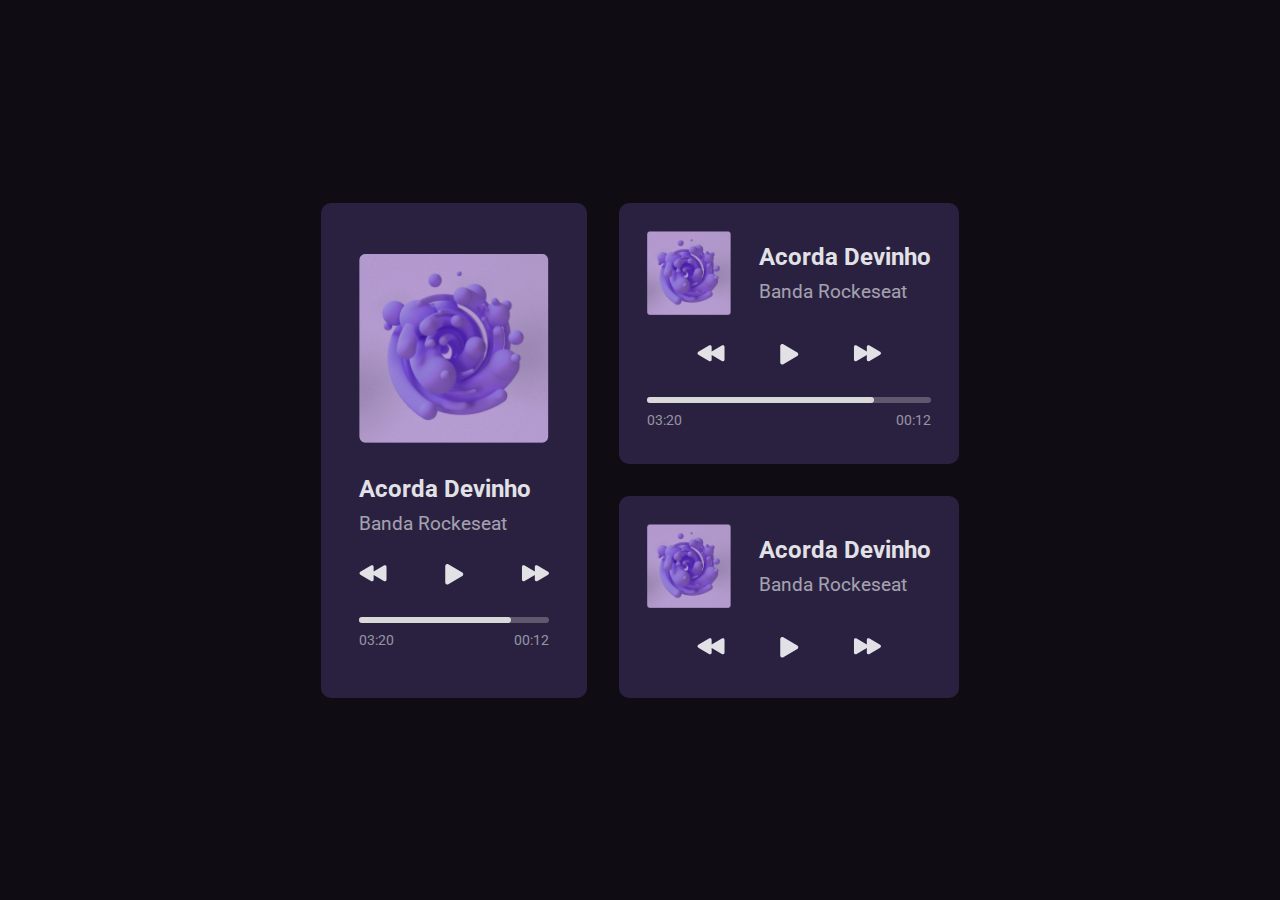
<file: desafio01-player-music/index.html>
<!DOCTYPE html>
<html lang="pt-br">
<head>
    <meta charset="UTF-8">
    <meta http-equiv="X-UA-Compatible" content="IE=edge">
    <meta name="viewport" content="width=device-width, initial-scale=1.0">
    <link rel="preconnect" href="https://fonts.googleapis.com">
    <link rel="preconnect" href="https://fonts.gstatic.com" crossorigin>
    <link href="https://fonts.googleapis.com/css2?family=Roboto:wght@400;700&display=swap" rel="stylesheet">
    <link rel="stylesheet" href="style.css">
    <title>Music Player</title>
</head>
<body>
    <div id="container">
        <div id="player-1" class="player">
            <div class="wrapper">
                <img src="./assets/capa.png" alt="Capa da Música">
                
                <div class="info">
                    <h1>Acorda Devinho</h1>
                    <p>Banda Rockeseat</p>
                </div>

                <div class="controls">
                    <div class="prev">
                        <object data="./assets/prev-player.svg"></object>
                    </div>
                    <div class="play">
                        <object data="./assets/play-pause.svg"></object>
                    </div>
                    <div class="next">
                        <object data="./assets/next-player.svg"></object>
                    </div>
                </div>

                <div class="track-time">
                    <div class="track"></div>
                    <div class="time">
                        <div class="total-time">03:20</div>
                        <div class="last-time">00:12</div>
                    </div>
                </div>

            </div>
        </div>
        <div id="player-2" class="player horizontal">
            <div class="wrapper">

                <div class="info-wrapper">
                    <img src="./assets/capa.png" alt="Capa da Música">
                
                    <div class="info">
                        <h1>Acorda Devinho</h1>
                        <p>Banda Rockeseat</p>
                    </div>
                </div>

                <div class="controls">
                    <div class="prev">
                        <object data="./assets/prev-player.svg"></object>
                    </div>
                    <div class="play">
                        <object data="./assets/play-pause.svg"></object>
                    </div>
                    <div class="next">
                        <object data="./assets/next-player.svg"></object>
                    </div>
                </div>

                <div class="track-time">
                    <div class="track"></div>
                    <div class="time">
                        <div class="total-time">03:20</div>
                        <div class="last-time">00:12</div>
                    </div>
                </div>
            </div>
        </div>
        <div id="player-3" class="player horizontal">
            <div class="wrapper">
                <div class="info-wrapper">
                    <img src="./assets/capa.png" alt="Capa da Música">
                
                    <div class="info">
                        <h1>Acorda Devinho</h1>
                        <p>Banda Rockeseat</p>
                    </div>
                </div>

                <div class="controls">
                    <div class="prev">
                        <object data="./assets/prev-player.svg"></object>
                    </div>
                    <div class="play">
                        <object data="./assets/play-pause.svg"></object>
                    </div>
                    <div class="next">
                        <object data="./assets/next-player.svg"></object>
                    </div>
                </div>
            </div>
        </div>
    </div>
</body>
</html>
</file>
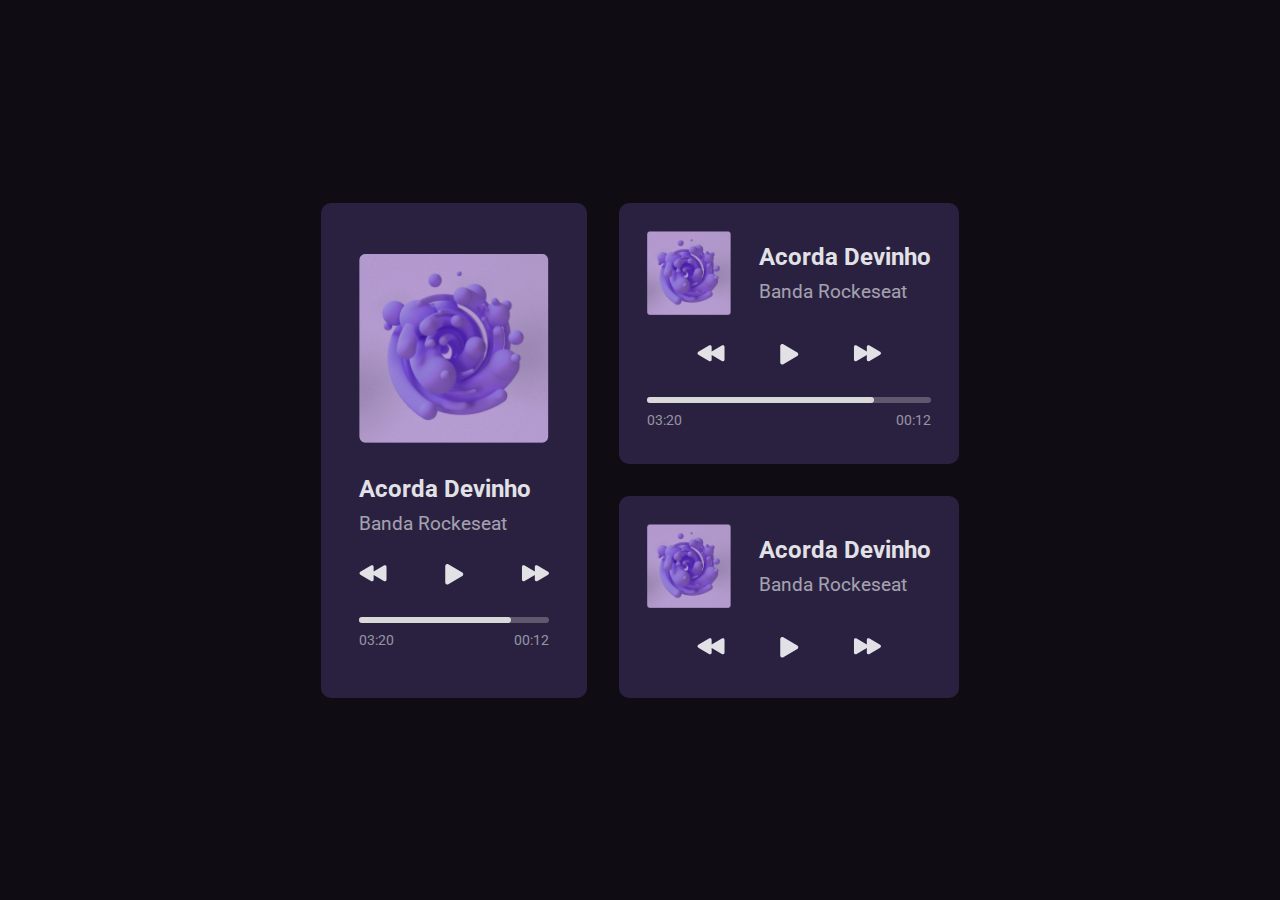
<file: desafio01-player-musica/index.html>
<!DOCTYPE html>
<html lang="pt-br">
<head>
    <meta charset="UTF-8">
    <meta http-equiv="X-UA-Compatible" content="IE=edge">
    <meta name="viewport" content="width=device-width, initial-scale=1.0">
    <link rel="preconnect" href="https://fonts.googleapis.com">
    <link rel="preconnect" href="https://fonts.gstatic.com" crossorigin>
    <link href="https://fonts.googleapis.com/css2?family=Roboto:wght@400;700&display=swap" rel="stylesheet">
    <link rel="stylesheet" href="style.css">
    <title>Player de Música</title>
</head>
<body>
    <div id="container">
        <div id="player-1" class="player">
            <div class="wrapper">
                <img src="./assets/capa.png" alt="Capa da Música">
                
                <div class="info">
                    <h1>Acorda Devinho</h1>
                    <p>Banda Rockeseat</p>
                </div>

                <div class="controls">
                    <div class="prev">
                        <object data="./assets/prev-player.svg"></object>
                    </div>
                    <div class="play">
                        <object data="./assets/play-pause.svg"></object>
                    </div>
                    <div class="next">
                        <object data="./assets/next-player.svg"></object>
                    </div>
                </div>

                <div class="track-time">
                    <div class="track"></div>
                    <div class="time">
                        <div class="total-time">03:20</div>
                        <div class="last-time">00:12</div>
                    </div>
                </div>

            </div>
        </div>
        <div id="player-2" class="player horizontal">
            <div class="wrapper">

                <div class="info-wrapper">
                    <img src="./assets/capa.png" alt="Capa da Música">
                
                    <div class="info">
                        <h1>Acorda Devinho</h1>
                        <p>Banda Rockeseat</p>
                    </div>
                </div>

                <div class="controls">
                    <div class="prev">
                        <object data="./assets/prev-player.svg"></object>
                    </div>
                    <div class="play">
                        <object data="./assets/play-pause.svg"></object>
                    </div>
                    <div class="next">
                        <object data="./assets/next-player.svg"></object>
                    </div>
                </div>

                <div class="track-time">
                    <div class="track"></div>
                    <div class="time">
                        <div class="total-time">03:20</div>
                        <div class="last-time">00:12</div>
                    </div>
                </div>
            </div>
        </div>
        <div id="player-3" class="player horizontal">
            <div class="wrapper">
                <div class="info-wrapper">
                    <img src="./assets/capa.png" alt="Capa da Música">
                
                    <div class="info">
                        <h1>Acorda Devinho</h1>
                        <p>Banda Rockeseat</p>
                    </div>
                </div>

                <div class="controls">
                    <div class="prev">
                        <object data="./assets/prev-player.svg"></object>
                    </div>
                    <div class="play">
                        <object data="./assets/play-pause.svg"></object>
                    </div>
                    <div class="next">
                        <object data="./assets/next-player.svg"></object>
                    </div>
                </div>
            </div>
        </div>
    </div>
</body>
</html>
</file>
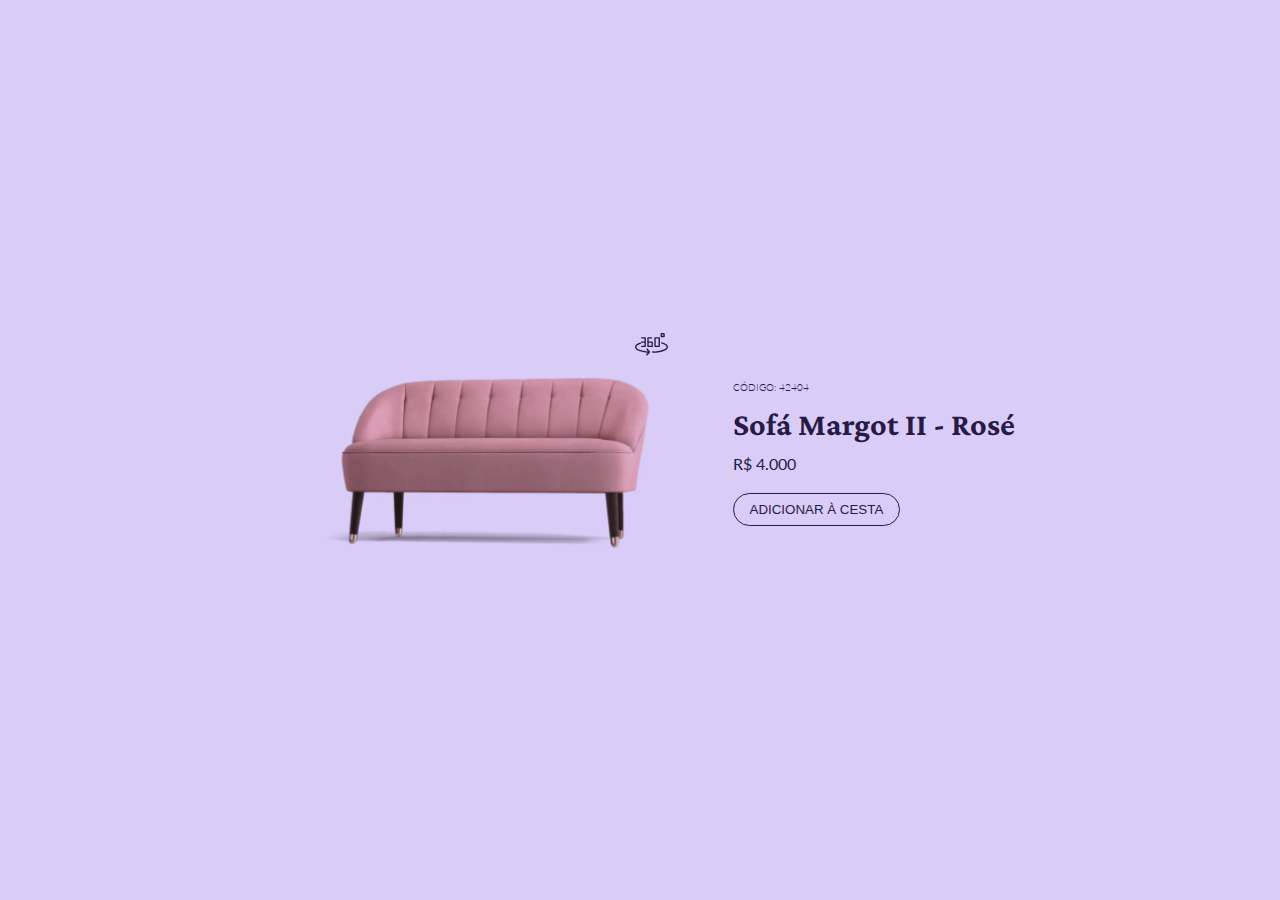
<file: desafio02-card-de-produto/index.html>
<!DOCTYPE html>
<html lang="pt-br">
<head>
    <meta charset="UTF-8">
    <meta http-equiv="X-UA-Compatible" content="IE=edge">
    <meta name="viewport" content="width=device-width, initial-scale=1.0">

    <link rel="preconnect" href="https://fonts.googleapis.com">
    <link rel="preconnect" href="https://fonts.gstatic.com" crossorigin>
    <link href="https://fonts.googleapis.com/css2?family=Crimson+Pro:wght@600&family=Lato:wght@300;400&display=swap" rel="stylesheet">

    <link rel="stylesheet" href="style.css">
    <title>Card de Produto</title>
</head>
<body>
    <main id="container">

        <div id="product" class="hide-360">
            <a href="#" onclick="show360()">
                <img src="./assets/icon-360.svg" alt="360" id="icon">
            </a>
            <img src="./assets/sofa.png" alt="Sofá Margot II - Rosé" id="image-product">
        </div>

        <div id="description">
            <p><span>CÓDIGO: 42404</span></p>
            <h1>Sofá Margot II - Rosé</h1>
            <p>R$ 4.000</p>
            <button>ADICIONAR À CESTA</button>
        </div>

    </main>

    <script src="./script.js"></script>
</body>
</html>
</file>
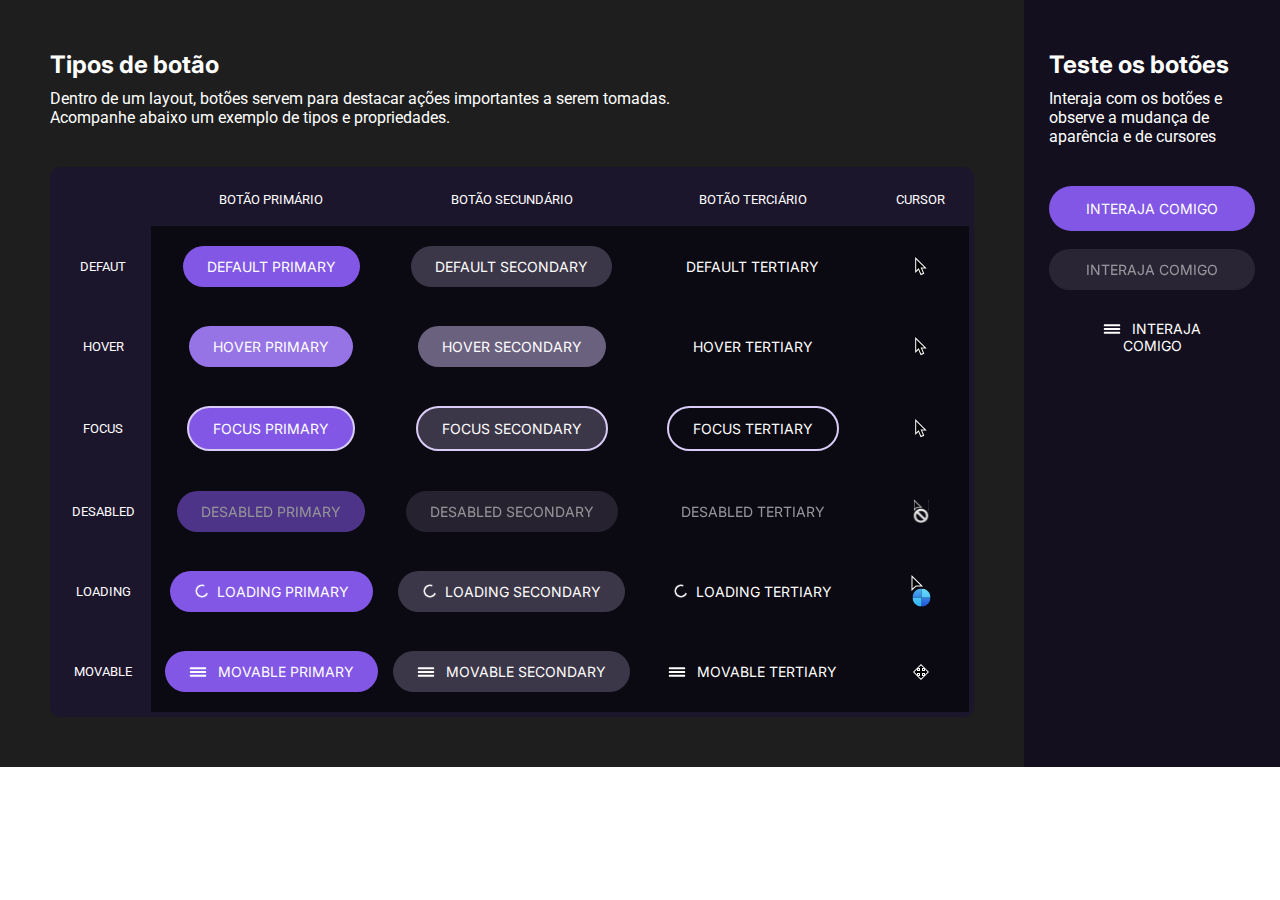
<file: desafio03-botoes-e-cursores/index.html>
<!DOCTYPE html>
<html lang="pt-br">
<head>
    <meta charset="UTF-8">
    <meta http-equiv="X-UA-Compatible" content="IE=edge">
    <meta name="viewport" content="width=device-width, initial-scale=1.0">

    <link rel="preconnect" href="https://fonts.googleapis.com">
    <link rel="preconnect" href="https://fonts.gstatic.com" crossorigin>
    <link href="https://fonts.googleapis.com/css2?family=Inter:wght@500;700&family=Roboto&display=swap" rel="stylesheet">

    <link rel="stylesheet" href="style.css">
    <title>Tipos de Botão</title>
</head>
<body>
    <div class="container">

        <div class="main">
            <div class="description">
                <h2>Tipos de botão</h2>
                <p>Dentro de um layout, botões servem para destacar ações importantes a serem tomadas.</p>
                <p>Acompanhe abaixo um exemplo de tipos e propriedades.</p>
            </div>
            <div class="grid-buttons">

                <div class="box"></div>
                <div class="box">BOTÃO PRIMÁRIO</div>
                <div class="box">BOTÃO SECUNDÁRIO</div>
                <div class="box">BOTÃO TERCIÁRIO</div>
                <div class="box">CURSOR</div>

                <div class="box">DEFAUT</div>
                <div class="box box-dark">
                    <button class="button default-primary">DEFAULT PRIMARY</button>
                </div>
                <div class="box box-dark">
                    <button class="button default-secondary">DEFAULT SECONDARY</button>
                </div>
                <div class="box box-dark">
                    <button class="button default-tertiary">DEFAULT TERTIARY</button>
                </div>
                <div class="box box-dark">
                    <img src="./assets/cursor-default.svg" alt="Cursor Default">
                </div>

                <div class="box">HOVER</div>
                <div class="box box-dark">
                    <button class="button hover-primary">HOVER PRIMARY</button>
                </div>
                <div class="box box-dark">
                    <button class="button hover-secondary">HOVER SECONDARY</button>
                </div>
                <div class="box box-dark">
                    <button class="button hover-tertiary">HOVER TERTIARY</button>
                </div>
                <div class="box box-dark">
                    <img src="./assets/cursor-default.svg" alt="Cursor Hover">
                </div>

                <div class="box">FOCUS</div>
                <div class="box box-dark">
                    <button class="button focus-primary">FOCUS PRIMARY</button>
                </div>
                <div class="box box-dark">
                    <button class="button focus-secondary">FOCUS SECONDARY</button>
                </div>
                <div class="box box-dark">
                    <button class="button focus-tertiary">FOCUS TERTIARY</button>
                </div>
                <div class="box box-dark">
                    <img src="./assets/cursor-default.svg" alt="Cursor Focus">
                </div>

                <div class="box">DESABLED</div>
                <div class="box box-dark">
                    <button class="button desabled-primary desabled">DESABLED PRIMARY</button>
                </div>
                <div class="box box-dark">
                    <button class="button desabled-secondary desabled">DESABLED SECONDARY</button>
                </div>
                <div class="box box-dark">
                    <button class="button desabled-tertiary desabled">DESABLED TERTIARY</button>
                </div>
                <div class="box box-dark">
                    <img src="./assets/cursor-not-allowed.svg" alt="Cursor Desabled">
                </div>

                <div class="box">LOADING</div>
                <div class="box box-dark">
                    <button class="button loading-primary loading">
                        <img src="./assets/loading.svg" alt="Loading">
                        LOADING PRIMARY
                    </button>
                </div>
                <div class="box box-dark">
                    <button class="button loading-secondary loading">
                        <img src="./assets/loading.svg" alt="Loading">
                        LOADING SECONDARY
                    </button>
                </div>
                <div class="box box-dark">
                    <button class="button loading-tertiary loading">
                        <img src="./assets/loading.svg" alt="Loading">
                        LOADING TERTIARY
                    </button>
                </div>
                <div class="box box-dark">
                    <img src="./assets/cursor-busy-but-clickable.svg" alt="Cursor Loading">
                </div>

                <div class="box">MOVABLE</div>
                <div class="box box-dark">
                    <button class="button movable-primary movable">
                        <img src="./assets/reorder-three.svg" alt="Reorder Three">
                        MOVABLE PRIMARY
                    </button>
                </div>
                <div class="box box-dark">
                    <button class="button movable-secondary movable">
                        <img src="./assets/reorder-three.svg" alt="Reorder Three">
                        MOVABLE SECONDARY
                    </button>
                </div>
                <div class="box box-dark">
                    <button class="button movable-tertiary movable">
                        <img src="./assets/reorder-three.svg" alt="Reorder Three">
                        MOVABLE TERTIARY
                    </button>
                </div>
                <div class="box box-dark">
                    <img src="./assets/cursor-move.svg" alt="Cursor Movable">
                </div>

            </div>
        </div>

        <div class="test-buttons">
            <div class="description">
                <h2>Teste os botões</h2>
                <p>Interaja com os botões e observe a mudança de aparência e de cursores</p>
            </div>
            <div class="list-buttons">
                <button class="button default-primary">INTERAJA COMIGO</button>
                <button class="button desabled-secondary desabled">INTERAJA COMIGO</button>
                <button class="button movable-tertiary movable">
                    <img src="./assets/reorder-three.svg" alt="Reorder Three">
                    INTERAJA COMIGO
                </button>
            </div>
        </div>

    </div>
</body>
</html>
</file>
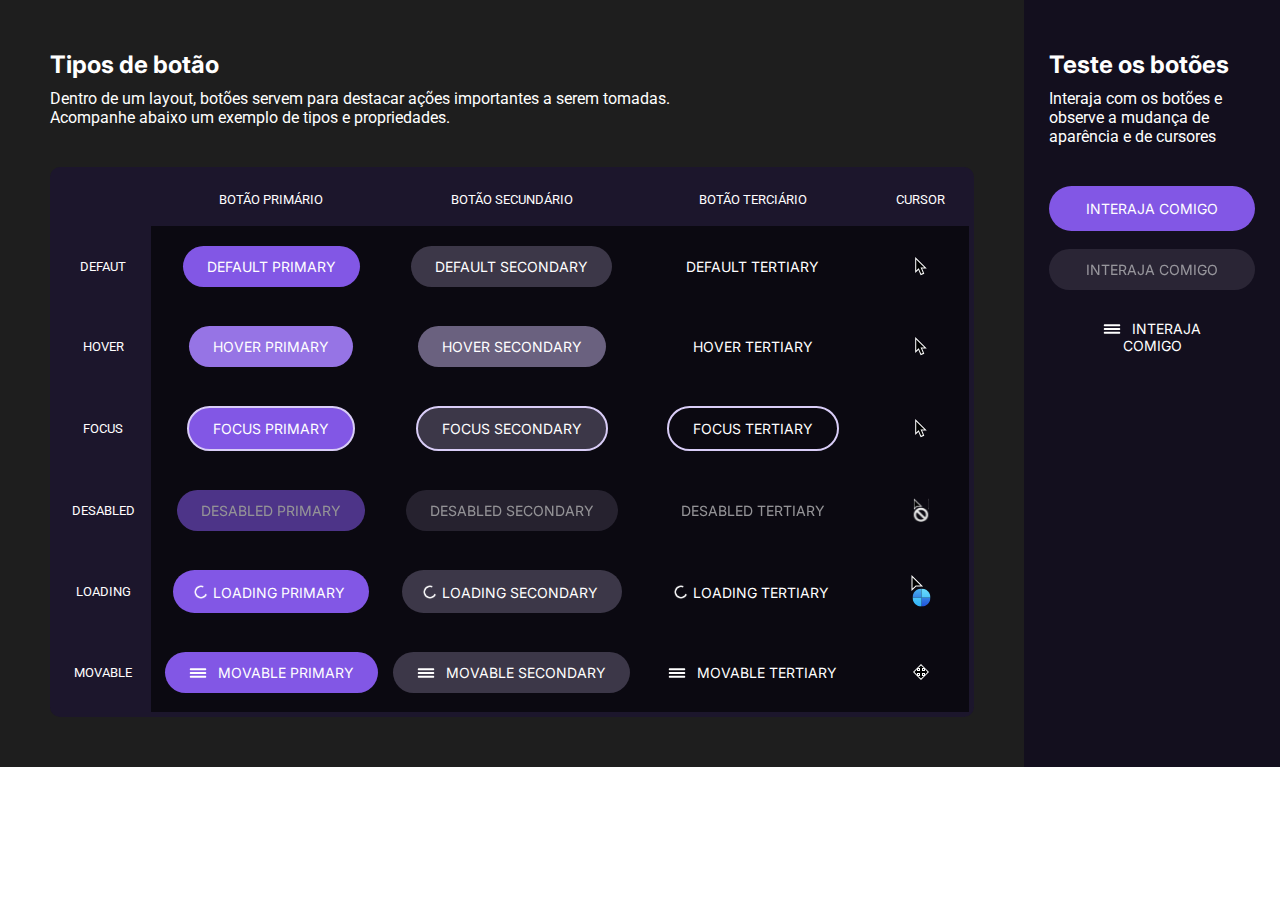
<file: desafio03-tipos-de-botao/index.html>
<!DOCTYPE html>
<html lang="pt-br">
<head>
    <meta charset="UTF-8">
    <meta http-equiv="X-UA-Compatible" content="IE=edge">
    <meta name="viewport" content="width=device-width, initial-scale=1.0">

    <link rel="preconnect" href="https://fonts.googleapis.com">
    <link rel="preconnect" href="https://fonts.gstatic.com" crossorigin>
    <link href="https://fonts.googleapis.com/css2?family=Inter:wght@500;700&family=Roboto&display=swap" rel="stylesheet">

    <link rel="stylesheet" href="style.css">
    <title>Tipos de Botão</title>
</head>
<body>
    <div class="container">

        <div class="main">
            <div class="description">
                <h2>Tipos de botão</h2>
                <p>Dentro de um layout, botões servem para destacar ações importantes a serem tomadas.</p>
                <p>Acompanhe abaixo um exemplo de tipos e propriedades.</p>
            </div>
            <div class="grid-buttons">

                <div class="box"></div>
                <div class="box">BOTÃO PRIMÁRIO</div>
                <div class="box">BOTÃO SECUNDÁRIO</div>
                <div class="box">BOTÃO TERCIÁRIO</div>
                <div class="box">CURSOR</div>

                <div class="box">DEFAUT</div>
                <div class="box box-dark">
                    <button class="button default-primary">DEFAULT PRIMARY</button>
                </div>
                <div class="box box-dark">
                    <button class="button default-secondary">DEFAULT SECONDARY</button>
                </div>
                <div class="box box-dark">
                    <button class="button default-tertiary">DEFAULT TERTIARY</button>
                </div>
                <div class="box box-dark">
                    <img src="./assets/cursor-default.svg" alt="Cursor Default">
                </div>

                <div class="box">HOVER</div>
                <div class="box box-dark">
                    <button class="button hover-primary">HOVER PRIMARY</button>
                </div>
                <div class="box box-dark">
                    <button class="button hover-secondary">HOVER SECONDARY</button>
                </div>
                <div class="box box-dark">
                    <button class="button hover-tertiary">HOVER TERTIARY</button>
                </div>
                <div class="box box-dark">
                    <img src="./assets/cursor-default.svg" alt="Cursor Hover">
                </div>

                <div class="box">FOCUS</div>
                <div class="box box-dark">
                    <button class="button focus-primary">FOCUS PRIMARY</button>
                </div>
                <div class="box box-dark">
                    <button class="button focus-secondary">FOCUS SECONDARY</button>
                </div>
                <div class="box box-dark">
                    <button class="button focus-tertiary">FOCUS TERTIARY</button>
                </div>
                <div class="box box-dark">
                    <img src="./assets/cursor-default.svg" alt="Cursor Focus">
                </div>

                <div class="box">DESABLED</div>
                <div class="box box-dark">
                    <button class="button desabled-primary desabled">DESABLED PRIMARY</button>
                </div>
                <div class="box box-dark">
                    <button class="button desabled-secondary desabled">DESABLED SECONDARY</button>
                </div>
                <div class="box box-dark">
                    <button class="button desabled-tertiary desabled">DESABLED TERTIARY</button>
                </div>
                <div class="box box-dark">
                    <img src="./assets/cursor-not-allowed.svg" alt="Cursor Desabled">
                </div>

                <div class="box">LOADING</div>
                <div class="box box-dark">
                    <button class="button loading-primary loading">LOADING PRIMARY</button>
                </div>
                <div class="box box-dark">
                    <button class="button loading-secondary loading">LOADING SECONDARY</button>
                </div>
                <div class="box box-dark">
                    <button class="button loading-tertiary loading">LOADING TERTIARY</button>
                </div>
                <div class="box box-dark">
                    <img src="./assets/cursor-busy-but-clickable.svg" alt="Cursor Loading">
                </div>

                <div class="box">MOVABLE</div>
                <div class="box box-dark">
                    <button class="button movable-primary movable">
                        <img src="./assets/reorder-three.svg" alt="Reorder Three">
                        MOVABLE PRIMARY
                    </button>
                </div>
                <div class="box box-dark">
                    <button class="button movable-secondary movable">
                        <img src="./assets/reorder-three.svg" alt="Reorder Three">
                        MOVABLE SECONDARY
                    </button>
                </div>
                <div class="box box-dark">
                    <button class="button movable-tertiary movable">
                        <img src="./assets/reorder-three.svg" alt="Reorder Three">
                        MOVABLE TERTIARY
                    </button>
                </div>
                <div class="box box-dark">
                    <img src="./assets/cursor-move.svg" alt="Cursor Movable">
                </div>

            </div>
        </div>

        <div class="test-buttons">
            <div class="description">
                <h2>Teste os botões</h2>
                <p>Interaja com os botões e observe a mudança de aparência e de cursores</p>
            </div>
            <div class="list-buttons">
                <button class="button default-primary">INTERAJA COMIGO</button>
                <button class="button desabled-secondary desabled">INTERAJA COMIGO</button>
                <button class="button movable-tertiary movable">
                    <img src="./assets/reorder-three.svg" alt="Reorder Three">
                    INTERAJA COMIGO
                </button>
            </div>
        </div>

    </div>
</body>
</html>
</file>
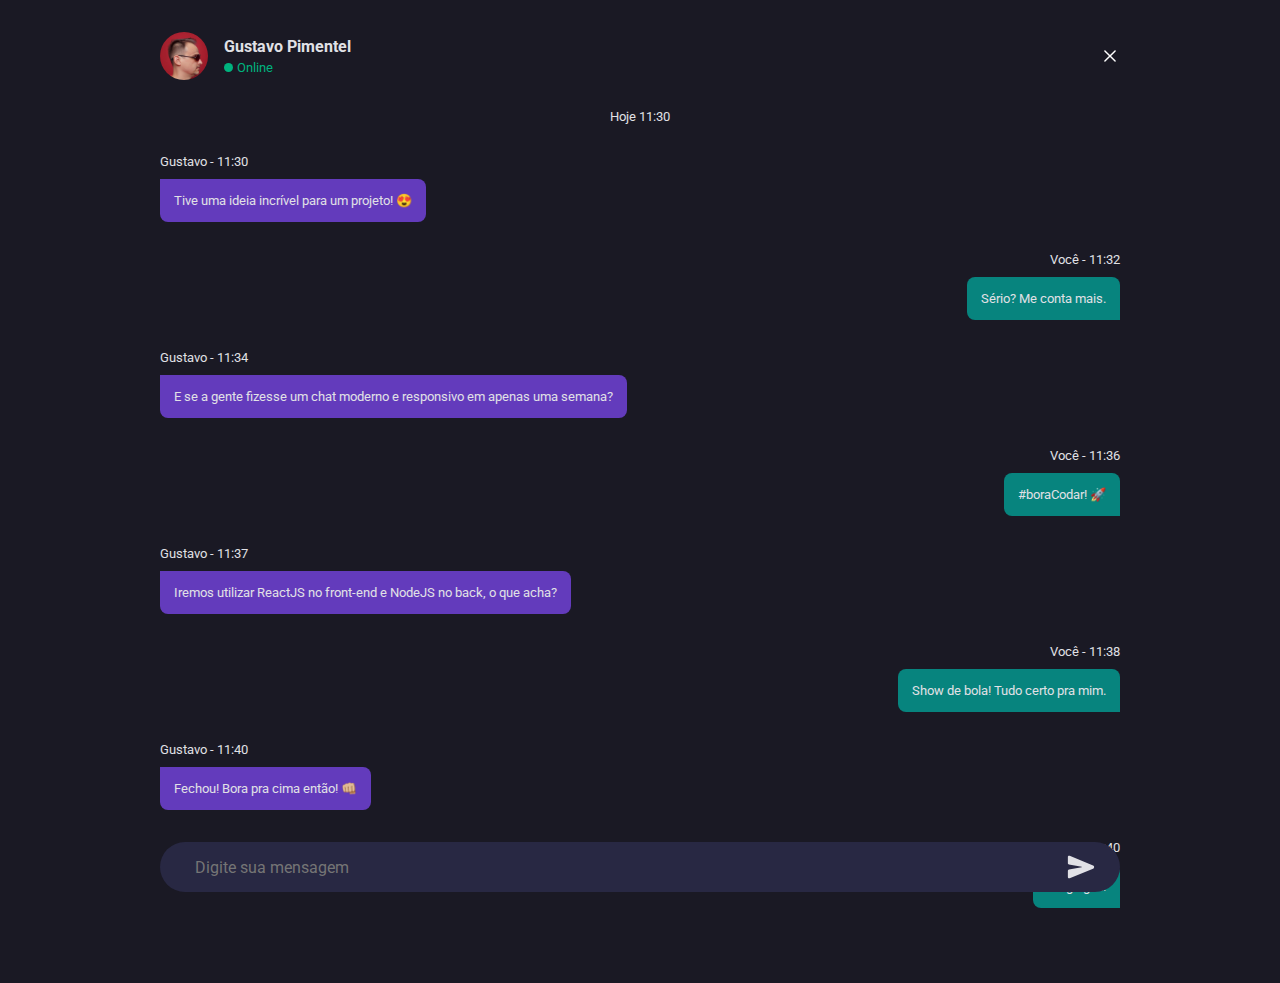
<file: desafio04-chat/index.html>
<!DOCTYPE html>
<html lang="pt-br">
<head>
    <meta charset="UTF-8">
    <meta http-equiv="X-UA-Compatible" content="IE=edge">
    <meta name="viewport" content="width=device-width, initial-scale=1.0">

    <link rel="preconnect" href="https://fonts.googleapis.com">
    <link rel="preconnect" href="https://fonts.gstatic.com" crossorigin>
    <link href="https://fonts.googleapis.com/css2?family=Roboto:wght@400;700&display=swap" rel="stylesheet">

    <link rel="stylesheet" href="style.css">
    <title>Chat</title>
</head>
<body>

    <div class="appbar">
        <img src="./assets/avatar.jpg" class="avatar" alt="Avatar">
        <div class="info">
            <p class="name">Gustavo Pimentel</p>
            <span class="online">
                <div class="dot-online"></div>
                Online
            </span>
        </div>
        <img src="./assets/close.svg" class="close" alt="Close">
    </div>

    <div class="container">

        <p class="chat-start">Hoje 11:30</p>

        <div class="talk-frame">

            <div class="friend-frame">
                <p class="name-and-time">Gustavo - 11:30</p>
                <div class="message">
                    Tive uma ideia incrível para um projeto! 😍
                </div>
            </div>

            <div class="you-frame">
                <p class="name-and-time">Você - 11:32</p>
                <div class="message">
                    Sério? Me conta mais.
                </div>
            </div>

            <div class="friend-frame">
                <p class="name-and-time">Gustavo - 11:34</p>
                <div class="message">
                    E se a gente fizesse um chat moderno e responsivo em apenas uma semana?
                </div>
            </div>

            <div class="you-frame">
                <p class="name-and-time">Você - 11:36</p>
                <div class="message">
                    #boraCodar! 🚀
                </div>
            </div>


            <div class="friend-frame">
                <p class="name-and-time">Gustavo - 11:37</p>
                <div class="message">
                    Iremos utilizar ReactJS no front-end e NodeJS no back, o que acha?
                </div>
            </div>

            <div class="you-frame">
                <p class="name-and-time">Você - 11:38</p>
                <div class="message">
                    Show de bola! Tudo certo pra mim.
                </div>
            </div>

            <div class="friend-frame">
                <p class="name-and-time">Gustavo - 11:40</p>
                <div class="message">
                    Fechou! Bora pra cima então! 👊🏼
                </div>
            </div>

            <div class="you-frame">
                <p class="name-and-time">Você - 11:40</p>
                <div class="message">
                    Go go go!!!
                </div>
            </div>

        </div>

    </div>

    <div class="input">
            
        <input type="text" name="input-m" placeholder="Digite sua mensagem" class="input-message">
        
        <div class="send-message">
            <button type="submit"><img src="./assets/send.svg" alt="Enviar"></button>
        </div>
    </div>

</body>
</html>
</file>
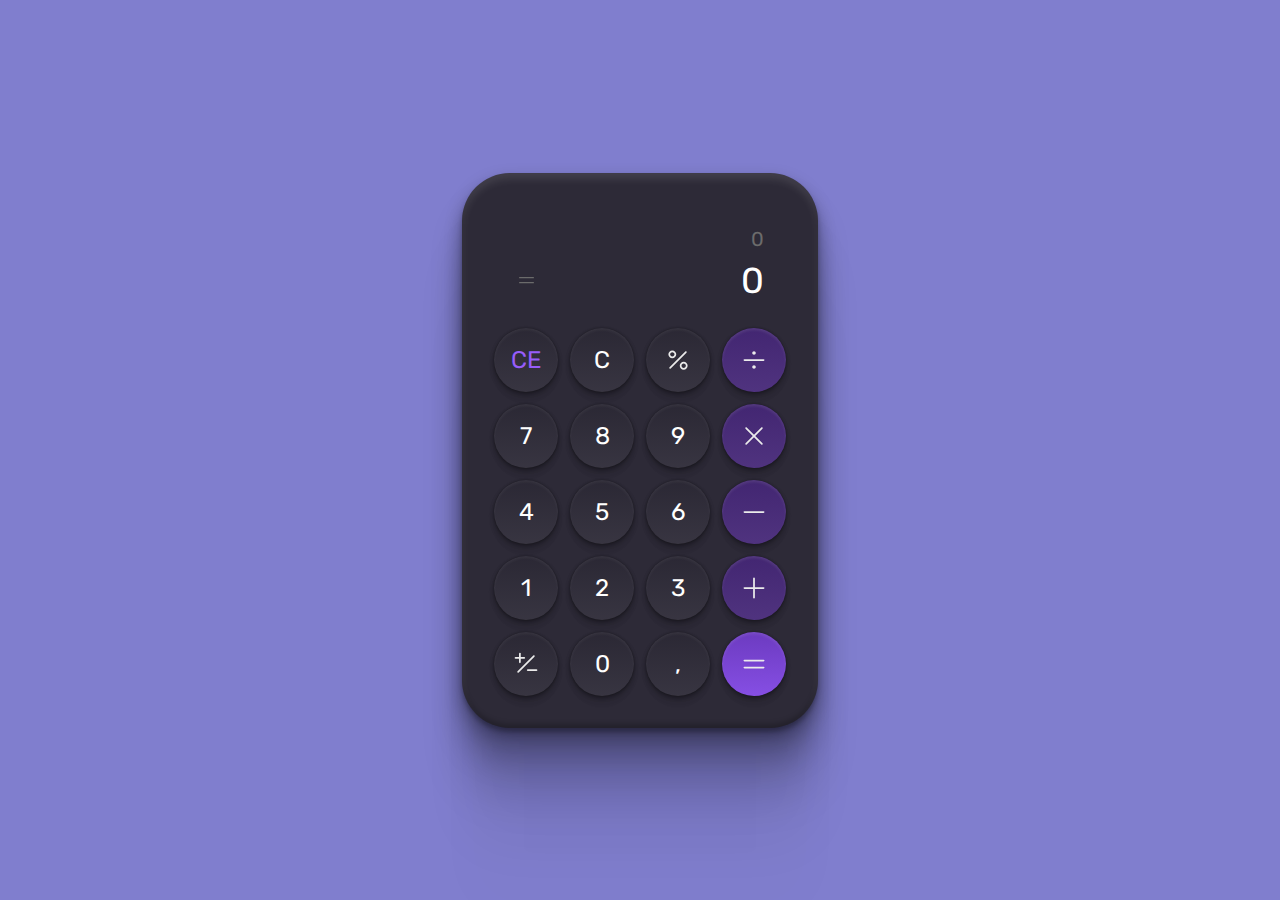
<file: desafio05-calculadora/index.html>
<!DOCTYPE html>
<html lang="pt-br">
<head>
    <meta charset="UTF-8">
    <meta http-equiv="X-UA-Compatible" content="IE=edge">
    <meta name="viewport" content="width=device-width, initial-scale=1.0">

    <link rel="preconnect" href="https://fonts.googleapis.com">
    <link rel="preconnect" href="https://fonts.gstatic.com" crossorigin>
    <link href="https://fonts.googleapis.com/css2?family=Rubik&display=swap" rel="stylesheet">

    <link rel="stylesheet" href="style.css">
    <title>Calculadora</title>
</head>
<body>
    
    <div id="app">

        <div id="calculation">
            <span id="calc">0</span>
            <div class="result">
                <img src="./assets/equals-calculation.svg" alt="Equals" class="equals-calc">
                <span id="result-calc">0</span>
            </div>
        </div>

        <div id="keyboard">
            <button class="button cancel-entry" onclick="cancelEntry()">CE</button>
            <button class="button" onclick="clean()">C</button>
            <button class="button"><img src="./assets/percent.svg" alt="Percent"></button>
            <button class="button operator" onclick="insert('÷')"><img src="./assets/divide.svg" alt="Divide"></button>

            <button class="button" onclick="insert('7')">7</button>
            <button class="button" onclick="insert('8')">8</button>
            <button class="button" onclick="insert('9')">9</button>
            <button class="button operator" onclick="insert('x')"><img src="./assets/x.svg" alt="X"></button>

            <button class="button" onclick="insert('4')">4</button>
            <button class="button" onclick="insert('5')">5</button>
            <button class="button" onclick="insert('6')">6</button>
            <button class="button operator" onclick="insert('-')"><img src="./assets/minus.svg" alt="-"></button>

            <button class="button" onclick="insert('1')">1</button>
            <button class="button" onclick="insert('2')">2</button>
            <button class="button" onclick="insert('3')">3</button>
            <button class="button operator" onclick="insert('+')"><img src="./assets/plus.svg" alt="+"></button>

            <button class="button"><img src="./assets/plus-minus.svg" alt="+/-"></button>
            <button class="button" onclick="insert('0')">0</button>
            <button class="button" onclick="insert(',')">,</button>
            <button class="button equals-result" onclick="calculate()"><img src="./assets/equals-keyboard.svg" alt="="></button>

        </div>

    </div>

    <script src="./script.js"></script>
</body>
</html>
</file>
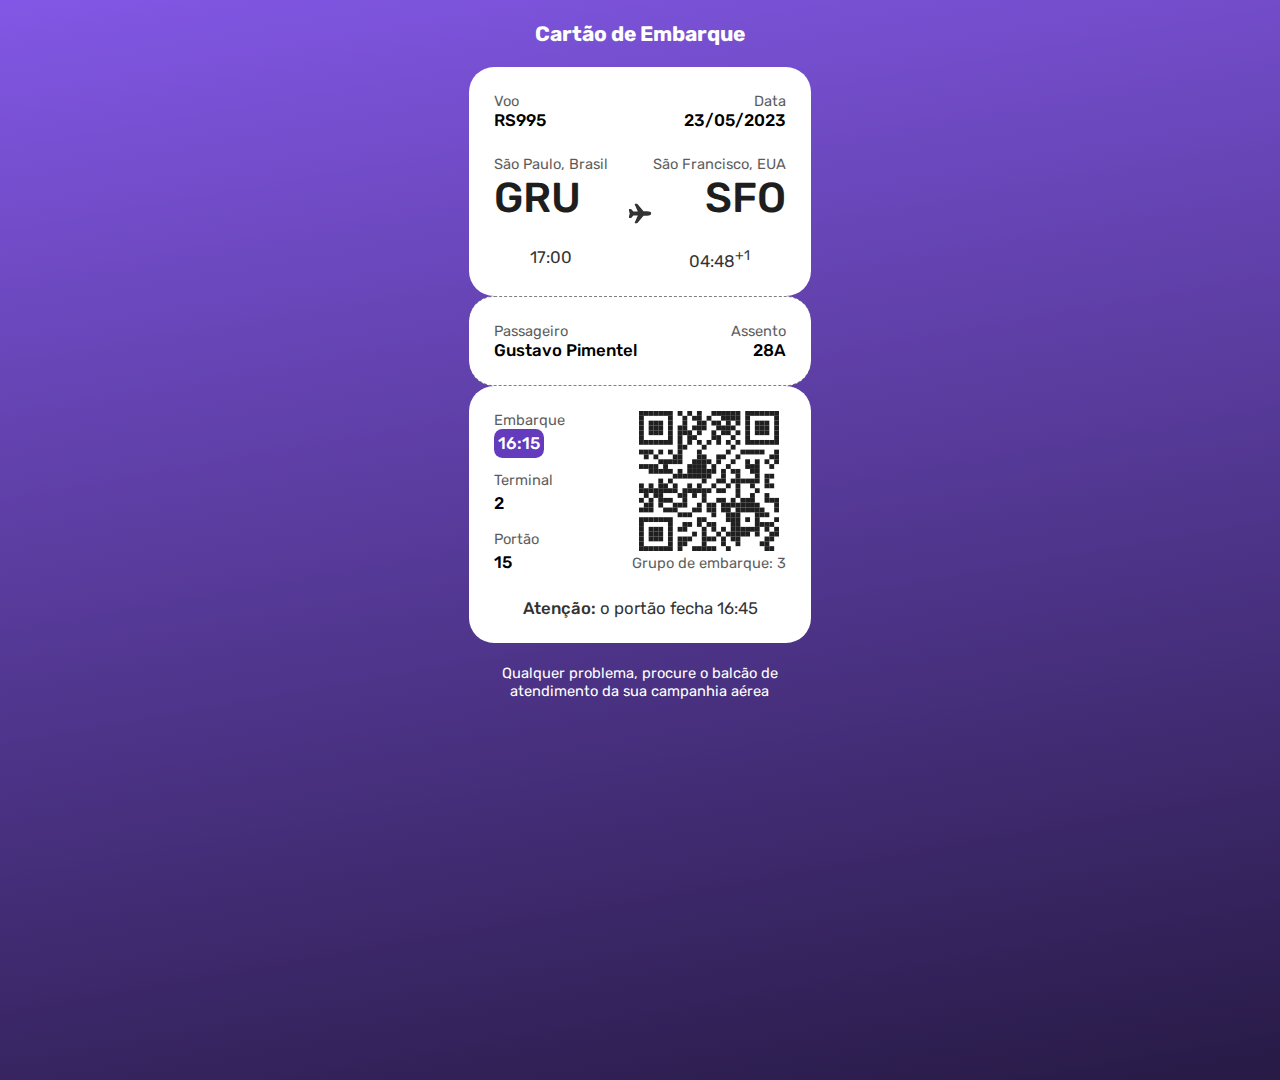
<file: desafio06-cartao-de-embarque/index.html>
<!DOCTYPE html>
<html lang="pt-br">
<head>
    <meta charset="UTF-8">
    <meta http-equiv="X-UA-Compatible" content="IE=edge">
    <meta name="viewport" content="width=device-width, initial-scale=1.0">

    <link rel="preconnect" href="https://fonts.googleapis.com">
    <link rel="preconnect" href="https://fonts.gstatic.com" crossorigin>
    <link href="https://fonts.googleapis.com/css2?family=Rubik:wght@400;500&display=swap" rel="stylesheet">

    <link rel="stylesheet" href="style.css">
    <title>Cartão de Embarque</title>
</head>
<body>
    <div id="container">

        <h1>Cartão de Embarque</h1>

        <div id="card">

            <div class="flight">
                <div class="flight-and-date">
                    <div class="flight-number">
                        <p class="title">Voo</p>
                        <p class="info">RS995</p>
                    </div>
                    <div class="flight-date">
                        <p class="title">Data</p>
                        <p class="info">23/05/2023</p>
                    </div>
                </div>
                <div class="trip">
                    <div class="departure">
                        <p class="title">São Paulo, Brasil</p>
                        <p class="airport">GRU</p>
                        <p class="info-medium">17:00</p>
                    </div>
                    <div class="arrival">
                        <p class="title">São Francisco, EUA</p>
                        <p class="airport">SFO</p>
                        <p class="info-medium">04:48<sup>+1</sup></p>
                    </div>
                    <img src="./assets/airplane.svg" class="airplane" alt="Airplane">
                </div>
            </div>

            <div class="passenger">
                <div class="passenger-name">
                    <p class="title">Passageiro</p>
                    <p class="info">Gustavo Pimentel</p>
                </div>
                <div class="seat">
                    <p class="title">Assento</p>
                    <p class="info">28A</p>
                </div>
            </div>

            <div class="boarding">
                <div class="boarding-info">
                    <div class="column-info">
                        <p>
                            <span class="title">Embarque</span>
                            <span class="info boarding-time">16:15</span>
                        </p>
                        <p>
                            <span class="title">Terminal</span>
                            <span class="info">2</span>
                        </p>
                        <p>
                            <span class="title">Portão</span>
                            <span class="info">15</span>
                        </p>
                    </div>
                    <div class="qrcode-area">
                        <img src="./assets/qr-code.svg" alt="QR Code">
                        <p class="title">Grupo de embarque: 3</p>
                    </div>
                </div>
                <p class="info-medium"><strong class="info">Atenção:</strong> o portão fecha 16:45</p>
            </div>
        </div>

        <p class="footer">Qualquer problema, procure o balcão de atendimento da sua campanhia aérea</p>

    </div>
</body>
</html>
</file>
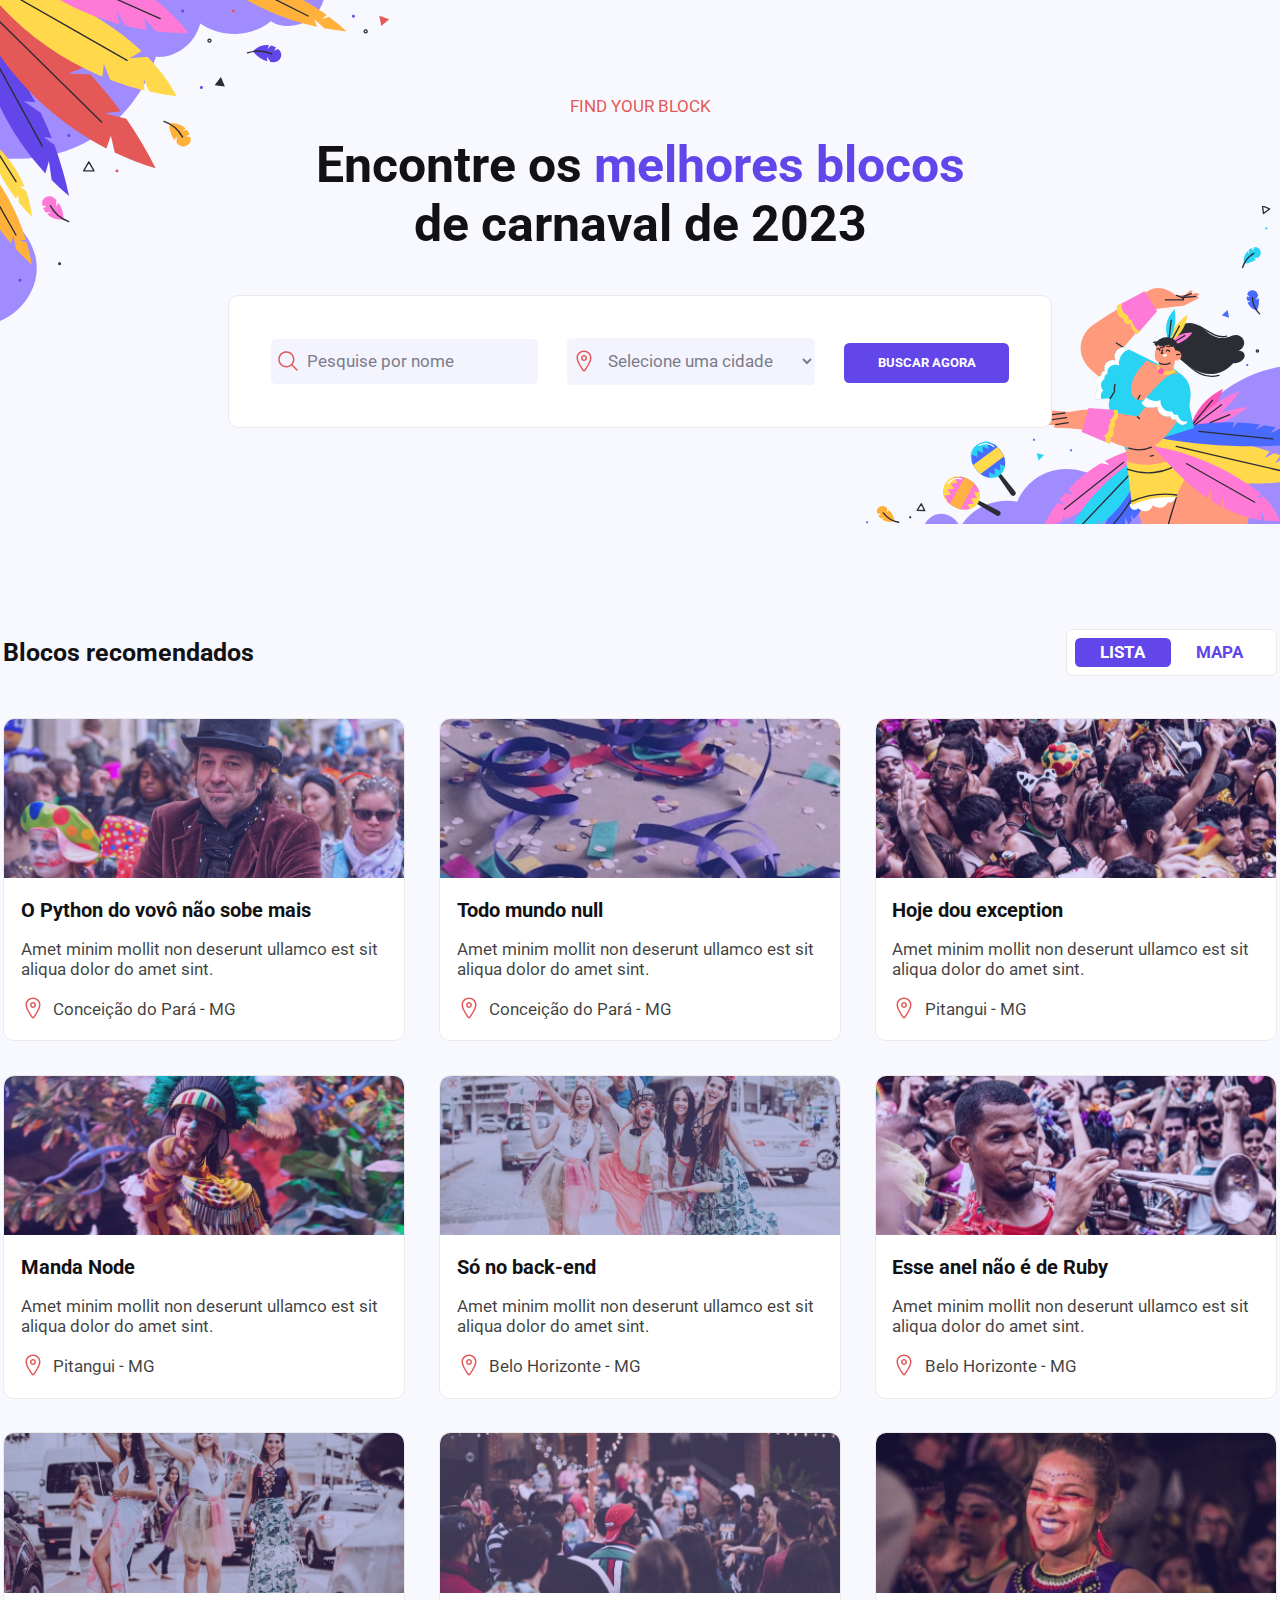
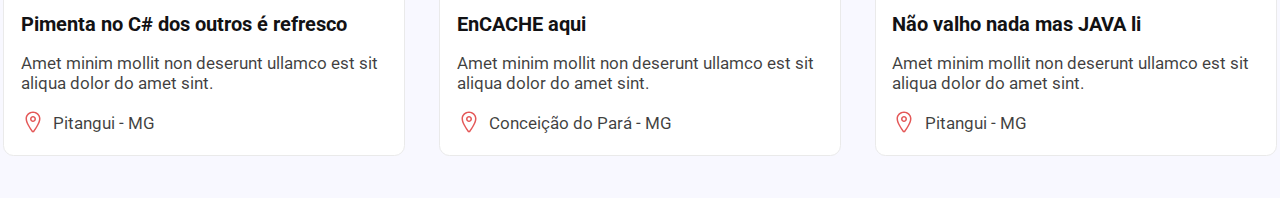
<file: desafio07/index.html>
<!DOCTYPE html>
<html lang="pt-br">
<head>
    <meta charset="UTF-8">
    <meta http-equiv="X-UA-Compatible" content="IE=edge">
    <meta name="viewport" content="width=device-width, initial-scale=1.0">

    <link rel="preconnect" href="https://fonts.googleapis.com">
    <link rel="preconnect" href="https://fonts.gstatic.com" crossorigin>
    <link href="https://fonts.googleapis.com/css2?family=Roboto:wght@400;500;700&display=swap" rel="stylesheet">

    <link rel="stylesheet" href="style.css">
    <title>Encontre seu bloco no carnaval</title>
</head>
<body>
    <main id="container">

        <div class="header">
            <p>Find your block</p>
            <h1>Encontre os <span>melhores blocos</span> de carnaval de 2023</h1>
            <form action="">
                <input type="text" name="name-block" id="name-block" placeholder="Pesquise por nome">
                <select name="" id="">
                    <option value="">Selecione uma cidade</option>
                    <option value="Pitangui-MG">Pitangui - MG</option>
                    <option value="conceicao-do-para-MG">Conceição do Pará - MG</option>
                    <option value="belo-horizonte-MG">Belo Horizonte - MG</option>
                </select>
                <button type="submit">Buscar Agora</button>
            </form>
        </div>

        <div class="content">

            <div class="top">
                <h2>Blocos recomendados</h2>
                <div class="button-list-or-map">
                    <span class="list-button">Lista</span>
                    <span class="map-button">Mapa</span>
                </div>
            </div>

            <div class="block-list">

                <div class="block">
                    <img src="./assets/01.jpg" alt="Bloco 1">
                    <h3>O Python do vovô não sobe mais</h3>
                    <p>Amet minim mollit non deserunt ullamco est sit aliqua dolor do amet sint.</p>
                    <p>Conceição do Pará - MG</p>
                </div>

                <div class="block">
                    <img src="./assets/02.jpg" alt="Bloco 2">
                    <h3>Todo mundo null</h3>
                    <p>Amet minim mollit non deserunt ullamco est sit aliqua dolor do amet sint.</p>
                    <p>Conceição do Pará - MG</p>
                </div>

                <div class="block">
                    <img src="./assets/03.jpg" alt="Bloco 3">
                    <h3>Hoje dou exception</h3>
                    <p>Amet minim mollit non deserunt ullamco est sit aliqua dolor do amet sint.</p>
                    <p>Pitangui - MG</p>
                </div>

                <div class="block">
                    <img src="./assets/04.jpg" alt="Bloco 4">
                    <h3>Manda Node</h3>
                    <p>Amet minim mollit non deserunt ullamco est sit aliqua dolor do amet sint.</p>
                    <p>Pitangui - MG</p>
                </div>

                <div class="block">
                    <img src="./assets/05.jpg" alt="Bloco 5">
                    <h3>Só no back-end</h3>
                    <p>Amet minim mollit non deserunt ullamco est sit aliqua dolor do amet sint.</p>
                    <p>Belo Horizonte - MG</p>
                </div>

                <div class="block">
                    <img src="./assets/06.jpg" alt="Bloco 6">
                    <h3>Esse anel não é de Ruby</h3>
                    <p>Amet minim mollit non deserunt ullamco est sit aliqua dolor do amet sint.</p>
                    <p>Belo Horizonte - MG</p>
                </div>

                <div class="block">
                    <img src="./assets/07.jpg" alt="Bloco 7">
                    <h3>Pimenta no C# dos outros é refresco</h3>
                    <p>Amet minim mollit non deserunt ullamco est sit aliqua dolor do amet sint.</p>
                    <p>Pitangui - MG</p>
                </div>

                <div class="block">
                    <img src="./assets/08.jpg" alt="Bloco 8">
                    <h3>EnCACHE aqui</h3>
                    <p>Amet minim mollit non deserunt ullamco est sit aliqua dolor do amet sint.</p>
                    <p>Conceição do Pará - MG</p>
                </div>

                <div class="block">
                    <img src="./assets/09.jpg" alt="Bloco 9">
                    <h3>Não valho nada mas JAVA li</h3>
                    <p>Amet minim mollit non deserunt ullamco est sit aliqua dolor do amet sint.</p>
                    <p>Pitangui - MG</p>
                </div>

            </div>

        </div>

    </main>
</body>
</html>
</file>
<file: desafio01-player-music/style.css>
* {
    margin: 0;
    padding: 0;
    box-sizing: border-box;
    font-family: 'Roboto', sans-serif;
}

body {
    background-color: #0F0D13;
}

#container {
    height: 100vh;
    display: grid;
    grid-template-columns: max-content max-content;
    grid-template-areas: 
    "player-1 player-2"
    "player-1 player-3";
    gap: 32px;
    place-content: center;
}


/* Player 1*/
#player-1 {
    grid-area: player-1;
    padding: 50px 38px;
}

#player-1 .wrapper {
    width: 190px;
}

#player-1 img {
    width: 190px;
    height: 190px;
    border-radius: 6px;
}

#player-1 .info {
    margin-top: 28px;
}

/* Player 2*/
#player-2 {
    grid-area: player-2;
}

/* Player 3*/
#player-3 {
    grid-area: player-3;
}

.player {
    background-color: #2A2141;
    padding: 28px;
    border-radius: 10px;
}

.player img {
    width: 84px;
    height: 84px;
}

.info-wrapper {
    display: flex;
    align-items: center;
    gap: 28px;
}

.info {
    color: #E1E1E6;
}

.info h1 {
    font-size: 24px;
    margin-bottom: 9px;
}

.info p {
    opacity: 0.67;
    font-size: 19px;
}

.controls {
    display: flex;
    justify-content: space-between;
    align-items: center;
    margin-top: 28px;
}

.horizontal .controls {
    padding-inline: 50px;
}

.track {
    margin-top: 28px;
    position: relative;
}

.track::before {
    content: '';
    height: 6px;
    width: 100%;
    display: block;
    background-color: #D9D9D9; 
    opacity: 0.3;
    border-radius: 10px;
    position: absolute;
}

.track::after {
    content: '';
    height: 6px;
    width: 80%;
    display: block;
    background-color: #D9D9D9; 
    border-radius: 10px;
}

.time {
    font-size: 14px;
    color: #C4C4CC;
    opacity: 0.7;
    display: flex;
    justify-content: space-between;
    margin-top: 9px;
}
</file>
<file: desafio01-player-musica/style.css>
* {
    margin: 0;
    padding: 0;
    box-sizing: border-box;
    font-family: 'Roboto', sans-serif;
}

body {
    background-color: #0F0D13;
}

#container {
    height: 100vh;
    display: grid;
    grid-template-columns: max-content max-content;
    grid-template-areas: 
    "player-1 player-2"
    "player-1 player-3";
    gap: 32px;
    place-content: center;
}


/* Player 1*/
#player-1 {
    grid-area: player-1;
    padding: 50px 38px;
}

#player-1 .wrapper {
    width: 190px;
}

#player-1 img {
    width: 190px;
    height: 190px;
    border-radius: 6px;
}

#player-1 .info {
    margin-top: 28px;
}

/* Player 2*/
#player-2 {
    grid-area: player-2;
}

/* Player 3*/
#player-3 {
    grid-area: player-3;
}

.player {
    background-color: #2A2141;
    padding: 28px;
    border-radius: 10px;
}

.player img {
    width: 84px;
    height: 84px;
}

.info-wrapper {
    display: flex;
    align-items: center;
    gap: 28px;
}

.info {
    color: #E1E1E6;
}

.info h1 {
    font-size: 24px;
    margin-bottom: 9px;
}

.info p {
    opacity: 0.67;
    font-size: 19px;
}

.controls {
    display: flex;
    justify-content: space-between;
    align-items: center;
    margin-top: 28px;
}

.horizontal .controls {
    padding-inline: 50px;
}

.track {
    margin-top: 28px;
    position: relative;
}

.track::before {
    content: '';
    height: 6px;
    width: 100%;
    display: block;
    background-color: #D9D9D9; 
    opacity: 0.3;
    border-radius: 10px;
    position: absolute;
}

.track::after {
    content: '';
    height: 6px;
    width: 80%;
    display: block;
    background-color: #D9D9D9; 
    border-radius: 10px;
}

.time {
    font-size: 14px;
    color: #C4C4CC;
    opacity: 0.7;
    display: flex;
    justify-content: space-between;
    margin-top: 9px;
}
</file>
<file: desafio02-card-de-produto/style.css>
* {
    margin: 0;
    padding: 0;
    box-sizing: border-box;
}

body {
    background-color: #D9CDF7;
    font-family: 'Lato', sans-serif;
}

#container {
    width: 100%;
    height: 100vh;
    display: flex;
    justify-content: center;
    align-items: center;
}

#product {
    position: relative;
    width: 452px;
    height: 255px;
}

#product #icon {
    position: absolute;
    top: 10px;
    right: 50px;
}

#product #image-product {
    width: 452px;
    height: 255px;
}

#description {
    color: #271A45;
    margin-left: 15px;
}

#description p span {
    font-size: 10px;
    font-weight: 300;
}

#description h1 {
    font-family: 'Crimson Pro', serif;
    margin: 12px 0;
}

#description button {
    color: #271A45;
    margin-top: 20px;
    padding: 8px 16px;
    border: 0.5px solid #271A45;
    border-radius: 999px;
    background-color: transparent;
}

#description button:hover {
    cursor: pointer;
}
</file>
<file: desafio03-botoes-e-cursores/style.css>
* {
    margin: 0;
    padding: 0;
    box-sizing: border-box;
    color: white;
}

h2, button {
    font-family: 'Inter', sans-serif;
}

h2 {
    margin-bottom: 10px;
}

p, div {
    font-family: 'Roboto', sans-serif;
}

img {
    width: 11.59;
    height: 18.22;
}

.container {
    display: flex;
}

.main {
    width: 80%;
    background-color:  #1E1E1E;
    padding: 50px;
}

.test-buttons {
    width: 20%;
    background-color: #130F1E;
    padding: 50px 25px;
}

.description {
    margin-bottom: 40px;
}


/* Tabela de botões*/
.grid-buttons {
    width: 100%;
    height: 550px;
    border: 5px solid #1C162C;
    border-radius: 10px;
    background-color: #1C162C;
    display: grid;
    grid-template-columns: 1fr repeat(3, 2.5fr) 1fr;
    grid-template-rows: 10% repeat(6, auto);
}

.grid-buttons .box {
    font-size: 13px;
    background-color: #1C162C;
    display: grid;
    place-content: center;
    
}

.grid-buttons .box-dark {
    background-color: #0B0911;
}

/* Botões */
.button {
    padding: 12px 24px;
    border: none;
    border-radius: 24px;
    font-size: 14px;
    background-color: transparent;
}

/* Defaut */
.default-primary {
    background-color: #8257E5;
}

.default-secondary {
    background-color: #3C3748;
}

/* Hover */

.hover-primary {
    background-color: #9674E5;
}

.hover-secondary {
    background-color: #6A617F;
}

/* Focus */

.focus-primary {
    background-color: #8257E5;
    border: 2px solid #D9CDF7;
}

.focus-secondary {
    background-color: #3C3748;
    border: 2px solid #D9CDF7;
}

.focus-tertiary {
    border: 2px solid #D9CDF7;
}

/* Desabled */
.desabled {
    cursor: not-allowed;
}

.desabled-primary {
    background-color: #8257E5;
    opacity: 0.56;
}

.desabled-secondary {
    background-color: #3C3748;
    opacity: 0.56;
}

.desabled-tertiary {
    opacity: 0.56;
}

/* Loading */
.loading {
    display: flex;
    align-items: center;
}

.loading:hover {
    cursor: progress;
}

.loading img {
    animation: spin 700ms infinite;
}

@keyframes spin {
    from {
        transform: rotate(0deg);
    }
    to {
        transform: rotate(360deg);
    }
}

.loading-primary {
    background-color: #8257E5;
}

.loading-secondary {
    background-color: #3C3748;
}

/* Movable */
.movable {
    cursor: move;
}

.button img {
    margin-right: 7px;
}

.movable-primary {
    background-color: #8257E5;
}

.movable-secondary {
    background-color: #3C3748;
}

/* Lista de botões para teste */

.list-buttons {
    display: flex;
    flex-direction: column;
    justify-content: space-between;
    height: 180px;
}

.list-buttons .default-primary {
    border: 2px solid transparent;
}

.list-buttons .default-primary:hover {
    cursor: pointer;
    background-color: #9674E5;
}

.list-buttons .default-primary:focus {
    background-color: #8257E5;
    border: 2px solid #D9CDF7;
}
</file>
<file: desafio03-tipos-de-botao/style.css>
* {
    margin: 0;
    padding: 0;
    box-sizing: border-box;
    color: white;
}

h2, button {
    font-family: 'Inter', sans-serif;
}

h2 {
    margin-bottom: 10px;
}

p, div {
    font-family: 'Roboto', sans-serif;
}

img {
    width: 11.59;
    height: 18.22;
}

.container {
    display: flex;
}

.main {
    width: 80%;
    background-color:  #1E1E1E;
    padding: 50px;
}

.test-buttons {
    width: 20%;
    background-color: #130F1E;
    padding: 50px 25px;
}

.description {
    margin-bottom: 40px;
}


/* Tabela de botões*/
.grid-buttons {
    width: 100%;
    height: 550px;
    border: 5px solid #1C162C;
    border-radius: 10px;
    background-color: #1C162C;
    display: grid;
    grid-template-columns: 1fr repeat(3, 2.5fr) 1fr;
    grid-template-rows: 10% repeat(6, auto);
}

.grid-buttons .box {
    font-size: 13px;
    background-color: #1C162C;
    display: grid;
    place-content: center;
    
}

.grid-buttons .box-dark {
    background-color: #0B0911;
}

/* Botões */
.button {
    padding: 12px 24px;
    border: none;
    border-radius: 24px;
    font-size: 14px;
    background-color: transparent;
}

/* Defaut */
.default-primary {
    background-color: #8257E5;
}

.default-secondary {
    background-color: #3C3748;
}

/* Hover */

.hover-primary {
    background-color: #9674E5;
}

.hover-secondary {
    background-color: #6A617F;
}

/* Focus */

.focus-primary {
    background-color: #8257E5;
    border: 2px solid #D9CDF7;
}

.focus-secondary {
    background-color: #3C3748;
    border: 2px solid #D9CDF7;
}

.focus-tertiary {
    border: 2px solid #D9CDF7;
}

/* Desabled */
.desabled {
    cursor: not-allowed;
}

.desabled-primary {
    background-color: #8257E5;
    opacity: 0.56;
}

.desabled-secondary {
    background-color: #3C3748;
    opacity: 0.56;
}

.desabled-tertiary {
    opacity: 0.56;
}

/* Loading */
.loading:hover {
    cursor: progress;
}

.loading::before {
    content: url(./assets/loading.svg);
    position: relative;
    top: 15%;
    right: 4px;
}

.loading-primary {
    background-color: #8257E5;
}

.loading-secondary {
    background-color: #3C3748;
}

/* Movable */
.movable {
    cursor: move;
}

.button img {
    margin-right: 7px;
}

.movable-primary {
    background-color: #8257E5;
}

.movable-secondary {
    background-color: #3C3748;
}

/* Lista de botões para teste */

.list-buttons {
    display: flex;
    flex-direction: column;
    justify-content: space-between;
    height: 180px;
}

.list-buttons .default-primary {
    border: 2px solid transparent;
}

.list-buttons .default-primary:hover {
    cursor: pointer;
    background-color: #9674E5;
}

.list-buttons .default-primary:focus {
    background-color: #8257E5;
    border: 2px solid #D9CDF7;
}
</file>
<file: desafio04-chat/style.css>
* {
    margin: 0;
    padding: 0;
    box-sizing: border-box;
    font-family: 'Roboto', sans-serif;
    color: #E1E1E6;
}

body {
    background-color: #1A1924;
    display: flex;
    flex-direction: column;
    justify-content: center;
    align-items: center;
}

.container {
    width: 75%;
    display: flex;
    flex-direction: column;
    align-items: center;
    margin-top: 5px;
    margin-bottom: 75px;
}

.appbar {
    position: sticky;
    top: -15px;
    width: 75%;
    padding-top: 32px;
    padding-bottom: 10px;
    background-color: #1A1924;
    display: flex;
    justify-content: space-between;
    align-items: center;
}

.avatar {
    width: 48px;
    height: 48px;
    border-radius: 50%;
    margin-right: 16px;
}

.info {
    margin-right: auto;
}

.name {
    font-weight: 700;
    margin-bottom: 4px;
}

.online {
    display: flex;
    align-items: center;
    color: #00B37E;
    font-size: 13px;
}

.dot-online {
    width: 9px;
    height: 9px;
    border-radius: 50%;
    background-color: #00B37E;
    margin-right: 4px;
}

.chat-start {
    font-size: 13px;
    margin-top: 14px;
    margin-bottom: 30px;
}

.talk-frame {
    width: 100%;
    display: flex;
    flex-direction: column;
    gap: 30px;
}

/* Frame do amigo */
.friend-frame {
    display: flex;
    flex-direction: column;
    align-items: flex-start;
}

.name-and-time {
    margin-bottom: 10px;
    font-size: 13px;
}

.message {
    background-color: #633BBC;
    padding: 14px;
    border-radius: 0px 8px 8px 8px;
    font-size: 13px;
}

/* Seu Frame */

.you-frame {
    display: flex;
    flex-direction: column;
    align-items: flex-end;
}

.you-frame .message {
    background-color: #07847E;
    border-radius: 8px 8px 0px 8px;
}

/* Input Message */

.input {
    width: 75%;
    height: 50px;
    display: flex;
    justify-content: space-between;
    padding: 0px 25px;
    align-items: center;
    border-radius: 25px;
    background-color: #282843;
    position: fixed;
    bottom: 8px;
}

.input-message {
    width: 100%;
    padding: 10px;
    background-color: transparent;
    font-size: 1rem;
    border: none;
    outline: none;
}

.send-message button {
    background-color: transparent;
    border: none;
    display: flex;
}

.send-message button img {
    width: 28px;
    height: 28px;
}

.send-message button:hover {
    cursor: pointer;
}

/* Responsividade */

@media screen and (max-width: 500px) {
    .container, .input, .appbar {
        width: 90%;
    }
}

@media screen and (max-width: 800px) {
    .container, .input, .appbar {
        width: 85%;
    }
}
</file>
<file: desafio05-calculadora/style.css>
* {
    margin: 0;
    padding: 0;
    box-sizing: border-box;
    font-family: 'Rubik', sans-serif;
    color: white;
}

:root {
    font-size: 62.5%; /* 1rem === 10px */
}

body {
    background: linear-gradient(180deg, #807ECE 0%, #807ECE 100%);
    width: 100%;
    height: 100vh;
    display: grid;
    place-content: center;
}

#app {
    width: 35.6rem;
    padding: 5.4rem 3.2rem 3.2rem 3.2rem;
    background-color: #2D2A37;
    border-radius: 4.8rem;
    box-shadow: 0px 4px 4px rgba(0, 0, 0, 0.25), 
    0px 188px 52px rgba(0, 0, 0, 0.01), 
    0px 120px 48px rgba(0, 0, 0, 0.04), 
    0px 68px 41px rgba(0, 0, 0, 0.15), 
    0px 30px 30px rgba(0, 0, 0, 0.26), 
    0px 8px 17px rgba(0, 0, 0, 0.29), 
    inset 0px 6px 8px rgba(255, 255, 255, 0.1), 
    inset 0px -4px 5px rgba(0, 0, 0, 0.22);
}


/* Cálculo */
#calculation {
    width: 100%;
    display: flex;
    padding: 0rem 2.2rem;
    margin-bottom: 2.6rem;
    flex-direction: column;
    align-items: flex-end;
    gap: 0.8rem;
}

.result {
    width: 100%;
    display: flex;
    justify-content: space-between;
    align-items: center;
}

#calc {
    font-size: 2rem;
    color: #6B6B6B;
}

.equals-calc {
    width: 2rem;
    height: 2rem;
}

#result-calc {
    font-size: 3.6rem;
}

/* Teclado */
#keyboard {
    display: grid;
    grid-template-columns: 1fr 1fr 1fr 1fr;
    gap: 1.2rem;
}

/* Botões */
.button {
    display: flex;
    justify-content: center;
    align-items: center;
    width: 6.4rem;
    height: 6.4rem;
    border: none;
    border-radius: 50%;
    font-size: 2.4rem;
    background: linear-gradient(180deg,
    rgba(0, 0, 0, 0.05) 0%,
    rgba(255, 255, 255, 0.05) 100%),
    #2D2A37;
    box-shadow: 0px 11px 7px rgba(0, 0, 0, 0.01), 
    0px 7px 7px rgba(0, 0, 0, 0.04), 
    0px 4px 6px rgba(0, 0, 0, 0.1), 
    0px 2px 4px rgba(0, 0, 0, 0.26), 
    0px 0px 2px rgba(0, 0, 0, 0.29), 
    inset 0px 2px 3px rgba(255, 255, 255, 0.06);
}

.button:hover {
    background: linear-gradient(180deg,
    rgba(0, 0, 0, 0.10) 0%,
    rgba(255, 255, 255, 0.10) 100%),
    #2D2A37;
}

.cancel-entry {
    color: #975DFA;
}

.operator {
    background: linear-gradient(180deg, 
    rgba(0, 0, 0, 0.05) 0.01%, 
    rgba(255, 255, 255, 0.05) 100%), 
    #462878;
    box-shadow: 0px 11px 7px rgba(0, 0, 0, 0.01), 
    0px 7px 7px rgba(0, 0, 0, 0.04), 
    0px 4px 6px rgba(0, 0, 0, 0.1), 
    0px 2px 4px rgba(0, 0, 0, 0.26), 
    0px 0px 2px rgba(0, 0, 0, 0.29), 
    inset 0px 2px 3px rgba(255, 255, 255, 0.1);
}

.operator:hover {
    background: linear-gradient(180deg, 
    rgba(0, 0, 0, 0.10) 0.01%, 
    rgba(255, 255, 255, 0.10) 100%), 
    #462878;
}

.equals-result {
    background: linear-gradient(180deg, 
    rgba(0, 0, 0, 0.15) 0%, 
    rgba(255, 255, 255, 0.05) 100%), 
    #7F45E2;
    box-shadow: 0px 11px 7px rgba(0, 0, 0, 0.01), 
    0px 7px 7px rgba(0, 0, 0, 0.04), 
    0px 4px 6px rgba(0, 0, 0, 0.1), 
    0px 2px 4px rgba(0, 0, 0, 0.26), 
    0px 0px 2px rgba(0, 0, 0, 0.29), 
    inset 0px 2px 3px rgba(255, 255, 255, 0.1);
}

.equals-result:hover {
    background: linear-gradient(180deg, 
    rgba(0, 0, 0, 0.30) 0%, 
    rgba(255, 255, 255, 0.10) 100%), 
    #7F45E2;
}
</file>
<file: desafio06-cartao-de-embarque/style.css>
* {
    margin: 0;
    padding: 0;
    box-sizing: border-box;
}

:root {
    font-size: 65.5%; /* 1rem === 10px */
}

body {
    background: linear-gradient(170deg, #8257E5 0%, #271A45 100%);
    height: 120vh;
    font-family: 'Rubik', sans-serif;
}

#container {
    display: flex;
    flex-direction: column;
    justify-content: center;
    align-items: center;
}

h1 {
    color: white;
    padding: 2rem 0;
}

.footer {
    color: white;
    font-size: 1.4rem;
    width: 27rem;
    padding: 2rem 0;
    text-align: center;
}

#card {
    width: 32.7rem;
}

.title {
    font-size: 1.4rem;
    opacity: 0.64;
}

.info {
    font-size: 1.6rem;
    font-weight: 500;
}

.info-medium {
    font-size: 1.6rem;
    font-weight: 400;
    opacity: 0.8;
}

.airport {
    font-size: 4rem;
    font-weight: 500;
    opacity: 0.88;
}

.flight, .passenger, .boarding {
    padding: 2.4rem;
    background-color: white;
    border-radius: 2.4rem;
}

/* Informações do voo*/

.flight-and-date, .trip {
    display: flex;
    justify-content: space-between;
}

.flight-date, .arrival {
    text-align: end;
}

.trip {
    margin-top: 2.4rem;
    position: relative;
}

.airplane {
    position: absolute;
    align-self: center;
    left: 50%;
    transform: translateX(-50%)
}

/* Informações dos passageiro */

.passenger {
    display: flex;
    justify-content: space-between;
    border-top: 1px dashed grey;
    border-bottom: 1px dashed grey;
}

.seat {
    text-align: end;
}

/* Informações de embarque */

.boarding {
    display: flex;
    flex-direction: column;
}

.boarding-info {
    display: flex;
    justify-content: space-between;
}

.column-info {
    display: flex;
    flex-direction: column;
    justify-content: space-between;
    align-items: flex-start;
}

.column-info p .title {
    display: block;
    margin-bottom: 0.4rem;
}

.boarding-time {
    background-color: #633BBC;
    color: white;
    border-radius: 0.8rem;
    padding: 0.4rem;
    
}

.qrcode-area, .info-medium {
    text-align: center;
}

.info-medium {
    margin-top: 2.4rem;
}
</file>
<file: desafio07/style.css>
* {
    margin: 0;
    padding: 0;
    box-sizing: border-box;
    font-family: 'Roboto', sans-serif;
}

:root {
    font-size: 65.5%;
}

body {
    font-size: 1.6rem;
    background-color: #F8F8FF;
    color: #121214;
}

/* Formatação do Header*/
.header {
    width: 100%;
    height: 50rem;
    display: flex;
    flex-direction: column;
    justify-content: center;
    align-items: center;
    background: url(./assets/background-left.svg), url(./assets/background-right.svg);
    background-repeat: no-repeat;
    background-position: top left, bottom right;
}

.header p {
    color: #E45858;
    text-transform: uppercase;
}

.header h1 {
    font-size: 4.8rem;
    max-width: 64rem;
    text-align: center;
    margin-top: 1.8rem;
    margin-bottom: 4rem;
}

.header span {
    color: #6246EA;
}

form {
    background-color: white;
    padding: 4rem;
    border-radius: 1rem;
    border: 1px solid #EAEAEA;
}

form #name-block, select {
    font-size: 1.6rem;
    padding: 1.2rem 0.8rem 1.2rem 3.5rem;
    border: none;
    background-color: #F4F4FF;
    border-radius: 0.5rem;
    background-repeat: no-repeat;
    background-position: 0.5rem center;
}

form #name-block {
    background-image: url(./assets/search.svg);
}

form #name-block::placeholder {
    color: #7C7C8A;
    opacity: 1;
}

form select {
    background-image: url(./assets/location.svg);
    color: #7C7C8A;
    margin-left: 2.4rem;
    margin-right: 2.4rem;
}

form input:focus {
    outline: 0;
}

form button {
    background-color: #6246EA;
    border: none;
    border-radius: 0.5rem;
    color: white;
    text-transform: uppercase;
    padding: 1.2rem 3.2rem;
    font-weight: bolder;
}

/* Formatação do content (conteúdo) */

.content {
    display: flex;
    flex-direction: column;
    align-items: center;
}

.top {
    width: 121.6rem;
    margin-top: 10rem;
    display: flex;
    justify-content: space-between;
    align-items: center;
}

.button-list-or-map {
    display: flex;
    text-transform: uppercase;
    font-weight: bolder;
    padding: 0.8rem;
    border: 1px solid #EAEAEA;
    border-radius: 0.6rem;
    background-color: white;
}

.list-button, .map-button {
    padding: 0.4rem 2.4rem;
    border-radius: 0.5rem;
    color: #6246EA;
}

.list-button {
    background-color: #6246EA;
    color: white;
}

.block-list {
    max-width: 121.6rem;
    margin: 4rem 0;
    display: flex;
    flex-wrap: wrap;
    gap: 3.2rem;
}

.block {
    background-color: #FFFFFF;
    border: 1px solid #EAEAEA;
    border-radius: 1rem;
    width: 38.4rem;
}

.block img {
    border-top-left-radius: 1rem;
    border-top-right-radius: 1rem;
    width: 100%;
}

.block h3 {
    margin: 1.6rem;
}

.block p {
    margin: 1.6rem;
    color: rgba(0, 0, 0, 0.75);
}

.block p:last-child::before {
    content: url(./assets/location.svg);
    vertical-align: -25%;
    margin-right: 0.8rem;
}
</file>
